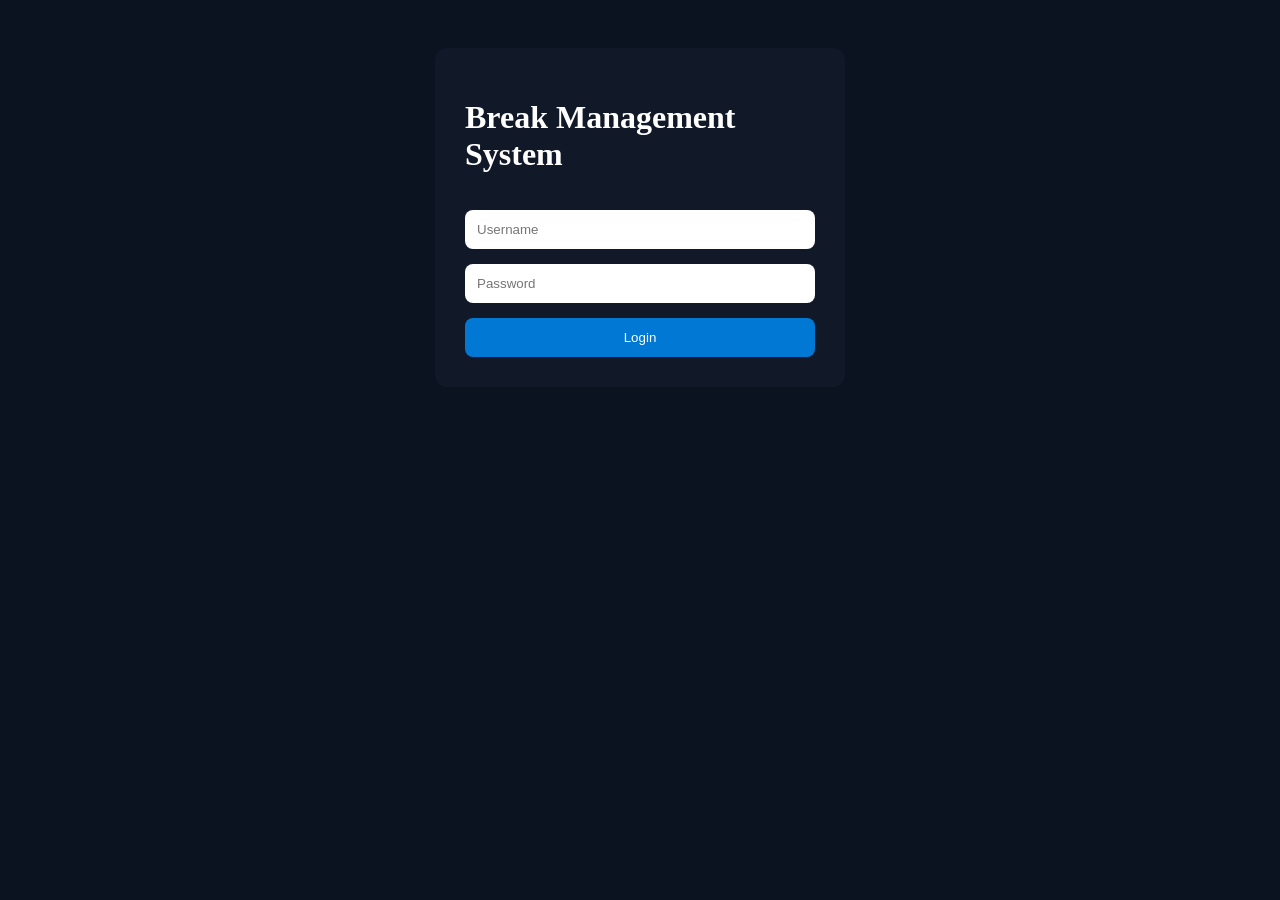
<file: index.html>
<!DOCTYPE html>
<html>

<head>

<title>Break Management System</title>

<link rel="stylesheet" href="css/styles.css">

</head>

<body>

<div class="login-card">

<h1>Break Management System</h1>

<input
type="text"
id="username"
placeholder="Username">

<input
type="password"
id="password"
placeholder="Password">

<button onclick="login()">
Login
</button>

</div>

<script src="data/config.js"></script>
<script src="js/auth.js"></script>

</body>

</html>
</file>
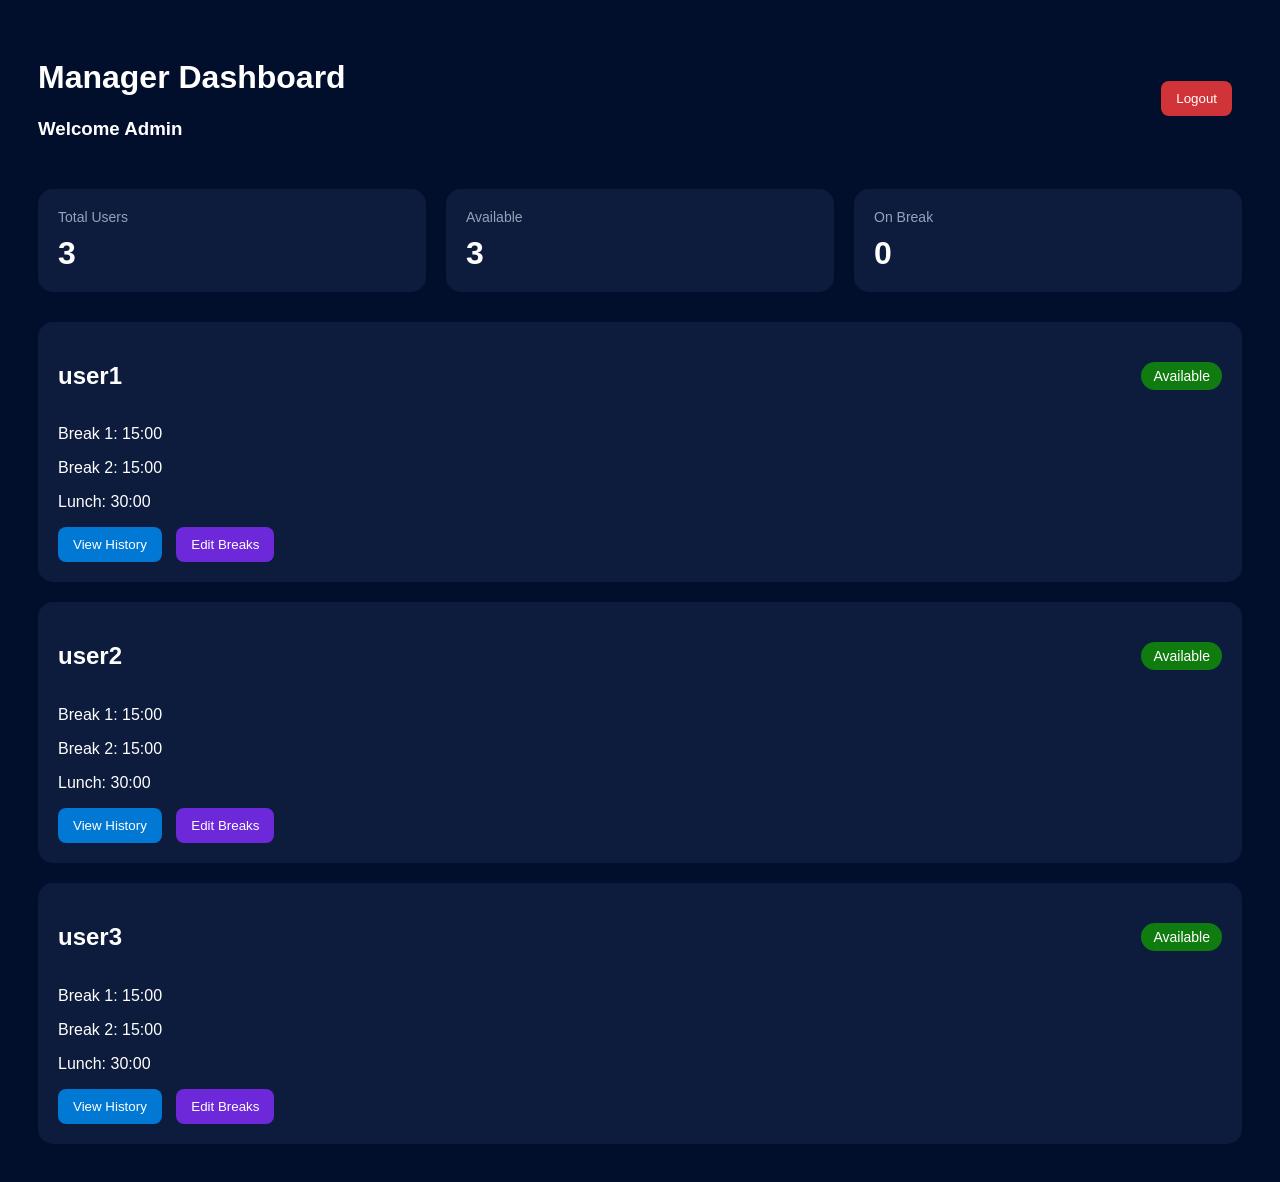
<file: pages/manager.html>
<!DOCTYPE html>
<html lang="en">
<head>

<meta charset="UTF-8">
<meta name="viewport" content="width=device-width, initial-scale=1.0">

<title>Manager Dashboard</title>

<link rel="stylesheet" href="../css/styles.css">

<style>

body{
background:#020f2c;
color:white;
font-family:'Segoe UI',sans-serif;
padding:30px;
}

.header{
display:flex;
justify-content:space-between;
align-items:center;
margin-bottom:30px;
}

.card-grid{
display:grid;
grid-template-columns:repeat(auto-fit,minmax(220px,1fr));
gap:20px;
margin-bottom:30px;
}

.card{
background:#0d1b3d;
padding:20px;
border-radius:15px;
}

.card-title{
font-size:14px;
color:#94A3B8;
margin-bottom:10px;
}

.card-value{
font-size:32px;
font-weight:bold;
}

.user-list{
display:grid;
gap:20px;
}

.user-card{
background:#0d1b3d;
padding:20px;
border-radius:15px;
}

.user-header{
display:flex;
justify-content:space-between;
align-items:center;
margin-bottom:15px;
}

.status{
padding:6px 12px;
border-radius:20px;
font-size:14px;
}

.available{
background:#107C10;
}

.break{
background:#FFB900;
color:black;
}

.actions{
margin-top:15px;
}

button{
padding:10px 15px;
border:none;
border-radius:8px;
cursor:pointer;
margin-right:10px;
}

.view-btn{
background:#0078D4;
color:white;
}

.edit-btn{
background:#6D28D9;
color:white;
}

.logout-btn{
background:#D13438;
color:white;
}

.modal{
display:none;
position:fixed;
inset:0;
background:rgba(0,0,0,.7);
justify-content:center;
align-items:center;
}

.modal-box{
background:#111827;
padding:25px;
border-radius:15px;
width:500px;
}

.input-group{
margin-bottom:15px;
}

input{
width:100%;
padding:10px;
border:none;
border-radius:8px;
}

.save-btn{
background:#107C10;
color:white;
}

</style>

</head>

<body>

<div class="header">

<div>
<h1>Manager Dashboard</h1>
<h3>Welcome Admin</h3>
</div>

<button
class="logout-btn"
onclick="logout()">
Logout
</button>

</div>

<div class="card-grid">

<div class="card">
<div class="card-title">Total Users</div>
<div class="card-value" id="totalUsers">
0
</div>
</div>

<div class="card">
<div class="card-title">Available</div>
<div class="card-value" id="availableUsers">
0
</div>
</div>

<div class="card">
<div class="card-title">On Break</div>
<div class="card-value" id="breakUsers">
0
</div>
</div>

</div>

<div
class="user-list"
id="userList">
</div>

<div
class="modal"
id="editModal">

<div class="modal-box">

<h2>Edit User Breaks</h2>

<div class="input-group">
<label>Break 1 (seconds)</label>
<input id="break1Input">
</div>

<div class="input-group">
<label>Break 2 (seconds)</label>
<input id="break2Input">
</div>

<div class="input-group">
<label>Lunch (seconds)</label>
<input id="lunchInput">
</div>

<button
class="save-btn"
onclick="saveUser()">
Save
</button>

</div>

</div>

<script>

const USERS=[
"user1",
"user2",
"user3"
];

let selectedUser=null;

function logout(){

localStorage.removeItem(
"currentUser"
);

window.location.href=
"../index.html";

}

function format(sec){

const mins=
Math.floor(sec/60);

const secs=
sec%60;

return mins + ":" +
String(secs).padStart(2,"0");

}

function loadUsers(){

let available=0;
let onBreak=0;

const container=
document.getElementById(
"userList"
);

container.innerHTML="";

USERS.forEach(user=>{

let data=
JSON.parse(
localStorage.getItem(
"userData_"+user
)
);

if(!data){

data={
break1:900,
break2:900,
lunch:1800,
history:[]
};

localStorage.setItem(
"userData_"+user,
JSON.stringify(data)
);

}

const status=
"Available";

available++;

container.innerHTML += `
<div class="user-card">

<div class="user-header">

<h2>${user}</h2>

<span class="status available">
${status}
</span>

</div>

<p>Break 1:
${format(data.break1)}</p>

<p>Break 2:
${format(data.break2)}</p>

<p>Lunch:
${format(data.lunch)}</p>

<div class="actions">

<button
class="view-btn"
onclick="viewUser('${user}')">
View History
</button>

<button
class="edit-btn"
onclick="editUser('${user}')">
Edit Breaks
</button>

</div>

</div>
`;

});

document.getElementById(
"totalUsers"
).innerText=
USERS.length;

document.getElementById(
"availableUsers"
).innerText=
available;

document.getElementById(
"breakUsers"
).innerText=
onBreak;

}

function viewUser(user){

const data=
JSON.parse(
localStorage.getItem(
"userData_"+user
)
);

let text=
`${user}\n\n`;

if(data.history.length===0){

text += "No history";

}
else{

data.history.forEach(item=>{

text +=
`${item.type}
 ${item.used}
 ${item.time}\n`;

});

}

alert(text);

}

function editUser(user){

selectedUser=user;

const data=
JSON.parse(
localStorage.getItem(
"userData_"+user
)
);

document.getElementById(
"break1Input"
).value=
data.break1;

document.getElementById(
"break2Input"
).value=
data.break2;

document.getElementById(
"lunchInput"
).value=
data.lunch;

document.getElementById(
"editModal"
).style.display=
"flex";

}

function saveUser(){

let data=
JSON.parse(
localStorage.getItem(
"userData_"+selectedUser
)
);

data.break1=
parseInt(
document.getElementById(
"break1Input"
).value
);

data.break2=
parseInt(
document.getElementById(
"break2Input"
).value
);

data.lunch=
parseInt(
document.getElementById(
"lunchInput"
).value
);

localStorage.setItem(
"userData_"+selectedUser,
JSON.stringify(data)
);

document.getElementById(
"editModal"
).style.display=
"none";

loadUsers();

}

loadUsers();

setInterval(
loadUsers,
5000
);

</script>

</body>
</html>
<script src="../js/storage.js"></script>
</file>
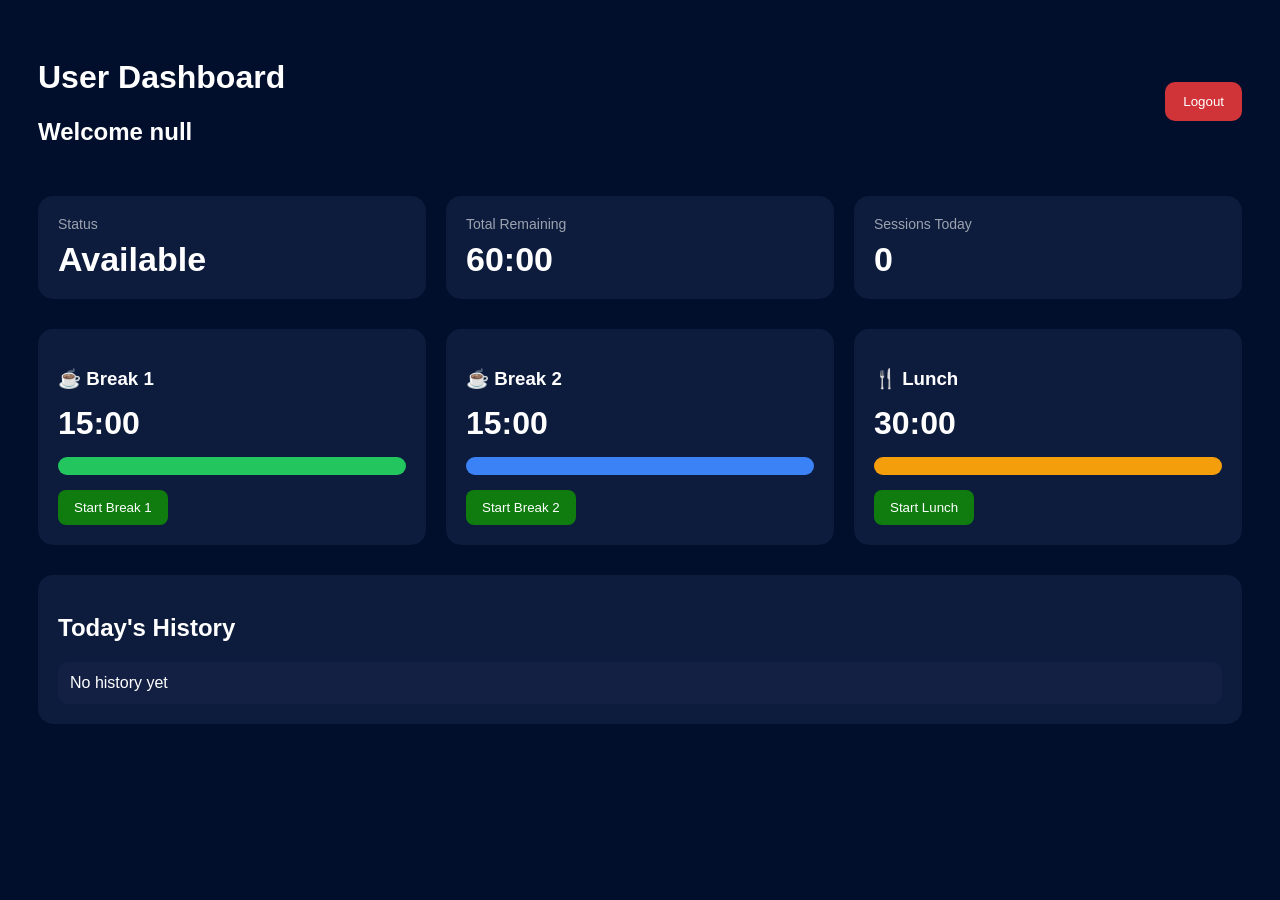
<file: pages/user.html>
<!DOCTYPE html>
<html lang="en">
<head>
<meta charset="UTF-8">
<meta name="viewport" content="width=device-width, initial-scale=1.0">

<title>User Dashboard</title>

<link rel="stylesheet" href="../css/styles.css">

<style>

body{
background:#020f2c;
color:white;
font-family:'Segoe UI',sans-serif;
padding:30px;
}

.header{
display:flex;
justify-content:space-between;
align-items:center;
margin-bottom:30px;
}

.logout{
background:#D13438;
border:none;
color:white;
padding:12px 18px;
border-radius:10px;
cursor:pointer;
}

.cards{
display:grid;
grid-template-columns:repeat(auto-fit,minmax(250px,1fr));
gap:20px;
margin-bottom:30px;
}

.card{
background:#0d1b3d;
padding:20px;
border-radius:15px;
}

.card-title{
font-size:14px;
color:#9CA3AF;
margin-bottom:8px;
}

.card-value{
font-size:34px;
font-weight:bold;
}

.breaks{
display:grid;
grid-template-columns:repeat(auto-fit,minmax(320px,1fr));
gap:20px;
margin-bottom:30px;
}

.break-card{
background:#0d1b3d;
padding:20px;
border-radius:15px;
}

.break-card h3{
margin-bottom:15px;
}

.progress{
height:18px;
background:#1E293B;
border-radius:20px;
overflow:hidden;
margin-top:15px;
margin-bottom:15px;
}

.fill{
height:100%;
transition:.3s;
}

.green{
background:#22c55e;
}

.blue{
background:#3b82f6;
}

.orange{
background:#f59e0b;
}

.start-btn{
background:#107C10;
border:none;
color:white;
padding:10px 16px;
border-radius:8px;
cursor:pointer;
}

.history{
background:#0d1b3d;
padding:20px;
border-radius:15px;
}

.history-item{
padding:12px;
background:#132044;
margin-top:10px;
border-radius:10px;
}

.modal{
position:fixed;
inset:0;
background:rgba(0,0,0,.8);
display:none;
justify-content:center;
align-items:center;
z-index:999;
}

.modal-box{
background:#111827;
padding:30px;
width:420px;
border-radius:20px;
text-align:center;
}

.timer{
font-size:60px;
font-weight:bold;
margin:20px 0;
}

.stop-btn{
background:#D13438;
color:white;
border:none;
padding:12px 18px;
border-radius:10px;
cursor:pointer;
font-size:16px;
}

.notice{
margin-top:15px;
color:#60A5FA;
}

</style>
</head>

<body>

<div class="header">

<div>
<h1>User Dashboard</h1>
<h2 id="welcome"></h2>
</div>

<button class="logout" onclick="logout()">
Logout
</button>

</div>

<div class="cards">

<div class="card">
<div class="card-title">
Status
</div>
<div class="card-value" id="statusBox">
Available
</div>
</div>

<div class="card">
<div class="card-title">
Total Remaining
</div>
<div class="card-value" id="remainingTotal">
60:00
</div>
</div>

<div class="card">
<div class="card-title">
Sessions Today
</div>
<div class="card-value" id="sessionCount">
0
</div>
</div>

</div>

<div class="breaks">

<div class="break-card">

<h3>☕ Break 1</h3>

<div style="font-size:32px;font-weight:bold"
id="break1Time">
15:00
</div>

<div class="progress">
<div id="break1Bar"
class="fill green"
style="width:100%">
</div>
</div>

<button
class="start-btn"
onclick="startBreak('break1')">
Start Break 1
</button>

</div>

<div class="break-card">

<h3>☕ Break 2</h3>

<div style="font-size:32px;font-weight:bold"
id="break2Time">
15:00
</div>

<div class="progress">
<div id="break2Bar"
class="fill blue"
style="width:100%">
</div>
</div>

<button
class="start-btn"
onclick="startBreak('break2')">
Start Break 2
</button>

</div>

<div class="break-card">

<h3>🍴 Lunch</h3>

<div style="font-size:32px;font-weight:bold"
id="lunchTime">
30:00
</div>

<div class="progress">
<div id="lunchBar"
class="fill orange"
style="width:100%">
</div>
</div>

<button
class="start-btn"
onclick="startBreak('lunch')">
Start Lunch
</button>

</div>

</div>

<div class="history">

<h2>Today's History</h2>

<div id="historyList">

<div class="history-item">
No history yet
</div>

</div>

</div>

<div class="modal" id="modal">

<div class="modal-box">

<h2 id="activeType">
Break Active
</h2>

<div class="timer"
id="liveTimer">
00:00
</div>

<div id="remainingDisplay">
Remaining: 15:00
</div>

<div class="notice">
Break time is being deducted live.
</div>

<br>

<button
class="stop-btn"
onclick="stopBreak()">
Stop Break
</button>

</div>

</div>

<script>

const user=
localStorage.getItem("currentUser");

document.getElementById("welcome")
.innerText="Welcome "+user;

let data=
JSON.parse(
localStorage.getItem(
"userData_"+user
)
);

if(!data){

data={
break1:900,
break2:900,
lunch:1800,
history:[]
};

saveData();

}

function saveData(){

localStorage.setItem(
"userData_"+user,
JSON.stringify(data)
);

}

function format(sec){

const m=
Math.floor(sec/60);

const s=
sec%60;

return `${m}:${String(s).padStart(2,'0')}`;

}

let activeBreak=null;
let interval=null;

function startBreak(type){

if(activeBreak){
alert(
"A break is already running."
);
return;
}

activeBreak={
type:type,
start:Date.now()
};

document.getElementById("modal")
.style.display="flex";

document.getElementById("activeType")
.innerText=
type.toUpperCase();

interval=setInterval(()=>{

const elapsed=
Math.floor(
(Date.now()-activeBreak.start)/1000
);

document.getElementById(
"liveTimer"
).innerText=
format(elapsed);

let remaining=
remainingFor(type)-elapsed;

remaining=Math.max(
remaining,
0
);

document.getElementById(
"remainingDisplay"
).innerText=
"Remaining: "+
format(remaining);

},1000);

document.getElementById(
"statusBox"
).innerText=
"On Break";

}

function remainingFor(type){

if(type==="break1") return data.break1;
if(type==="break2") return data.break2;
if(type==="lunch") return data.lunch;

return 0;

}

function stopBreak(){

clearInterval(interval);

const used=
Math.floor(
(Date.now()-activeBreak.start)/1000
);

if(activeBreak.type==="break1"){
data.break1=
Math.max(
0,
data.break1-used
);
}

if(activeBreak.type==="break2"){
data.break2=
Math.max(
0,
data.break2-used
);
}

if(activeBreak.type==="lunch"){
data.lunch=
Math.max(
0,
data.lunch-used
);
}

data.history.unshift({
type:activeBreak.type,
used:format(used),
time:new Date()
.toLocaleTimeString()
});

saveData();

document.getElementById("modal")
.style.display="none";

document.getElementById(
"statusBox"
).innerText=
"Available";

activeBreak=null;

render();

}

function render(){

document.getElementById(
"break1Time"
).innerText=
format(data.break1);

document.getElementById(
"break2Time"
).innerText=
format(data.break2);

document.getElementById(
"lunchTime"
).innerText=
format(data.lunch);

const total=
data.break1+
data.break2+
data.lunch;

document.getElementById(
"remainingTotal"
).innerText=
format(total);

document.getElementById(
"sessionCount"
).innerText=
data.history.length;

document.getElementById(
"break1Bar"
).style.width=
(data.break1/900*100)+"%";

document.getElementById(
"break2Bar"
).style.width=
(data.break2/900*100)+"%";

document.getElementById(
"lunchBar"
).style.width=
(data.lunch/1800*100)+"%";

const history=
document.getElementById(
"historyList"
);

if(
data.history.length===0
){

history.innerHTML=
'<div class="history-item">No history yet</div>';

}
else{

history.innerHTML='';

data.history.forEach(item=>{

history.innerHTML += `
<div class="history-item">
<strong>${item.type}</strong>
<br>
Used: ${item.used}
<br>
${item.time}
</div>
`;

});

}

}

function logout(){

localStorage.removeItem(
"currentUser"
);

window.location.href=
"../index.html";

}

render();

</script>

</body>
</html>
<script src="../js/storage.js"></script>
<script src="../js/break-engine.js"></script>
<script src="../js/shift-engine.js"></script>
</file>
<file: css/styles.css>
body{
background:#0B1220;
color:white;
font-family:Segoe UI;
padding:40px;
}

.login-card{

width:350px;
margin:auto;

padding:30px;

background:#111827;

border-radius:12px;

display:flex;
flex-direction:column;
gap:15px;

}

input{

padding:12px;

border:none;

border-radius:8px;

}

button{

padding:12px;

background:#0078D4;

color:white;

border:none;

border-radius:8px;

cursor:pointer;

}
</file>
